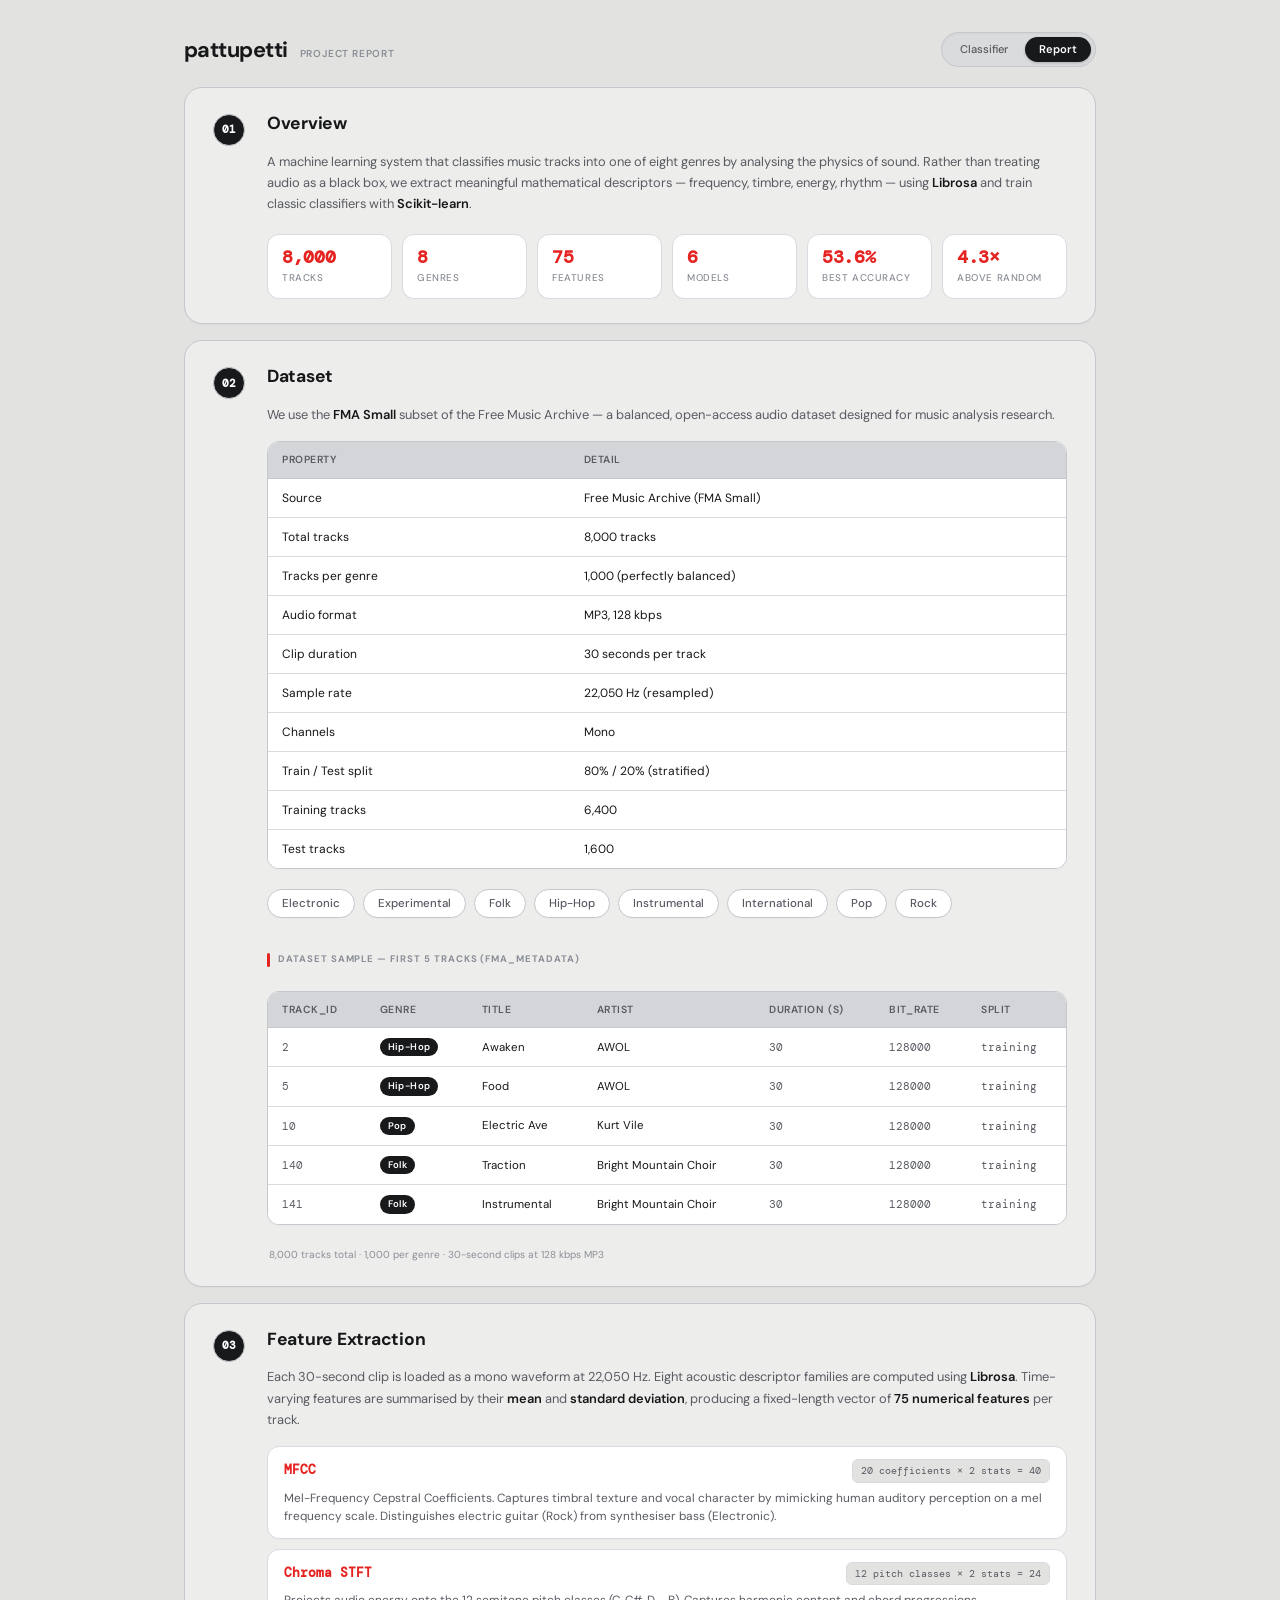
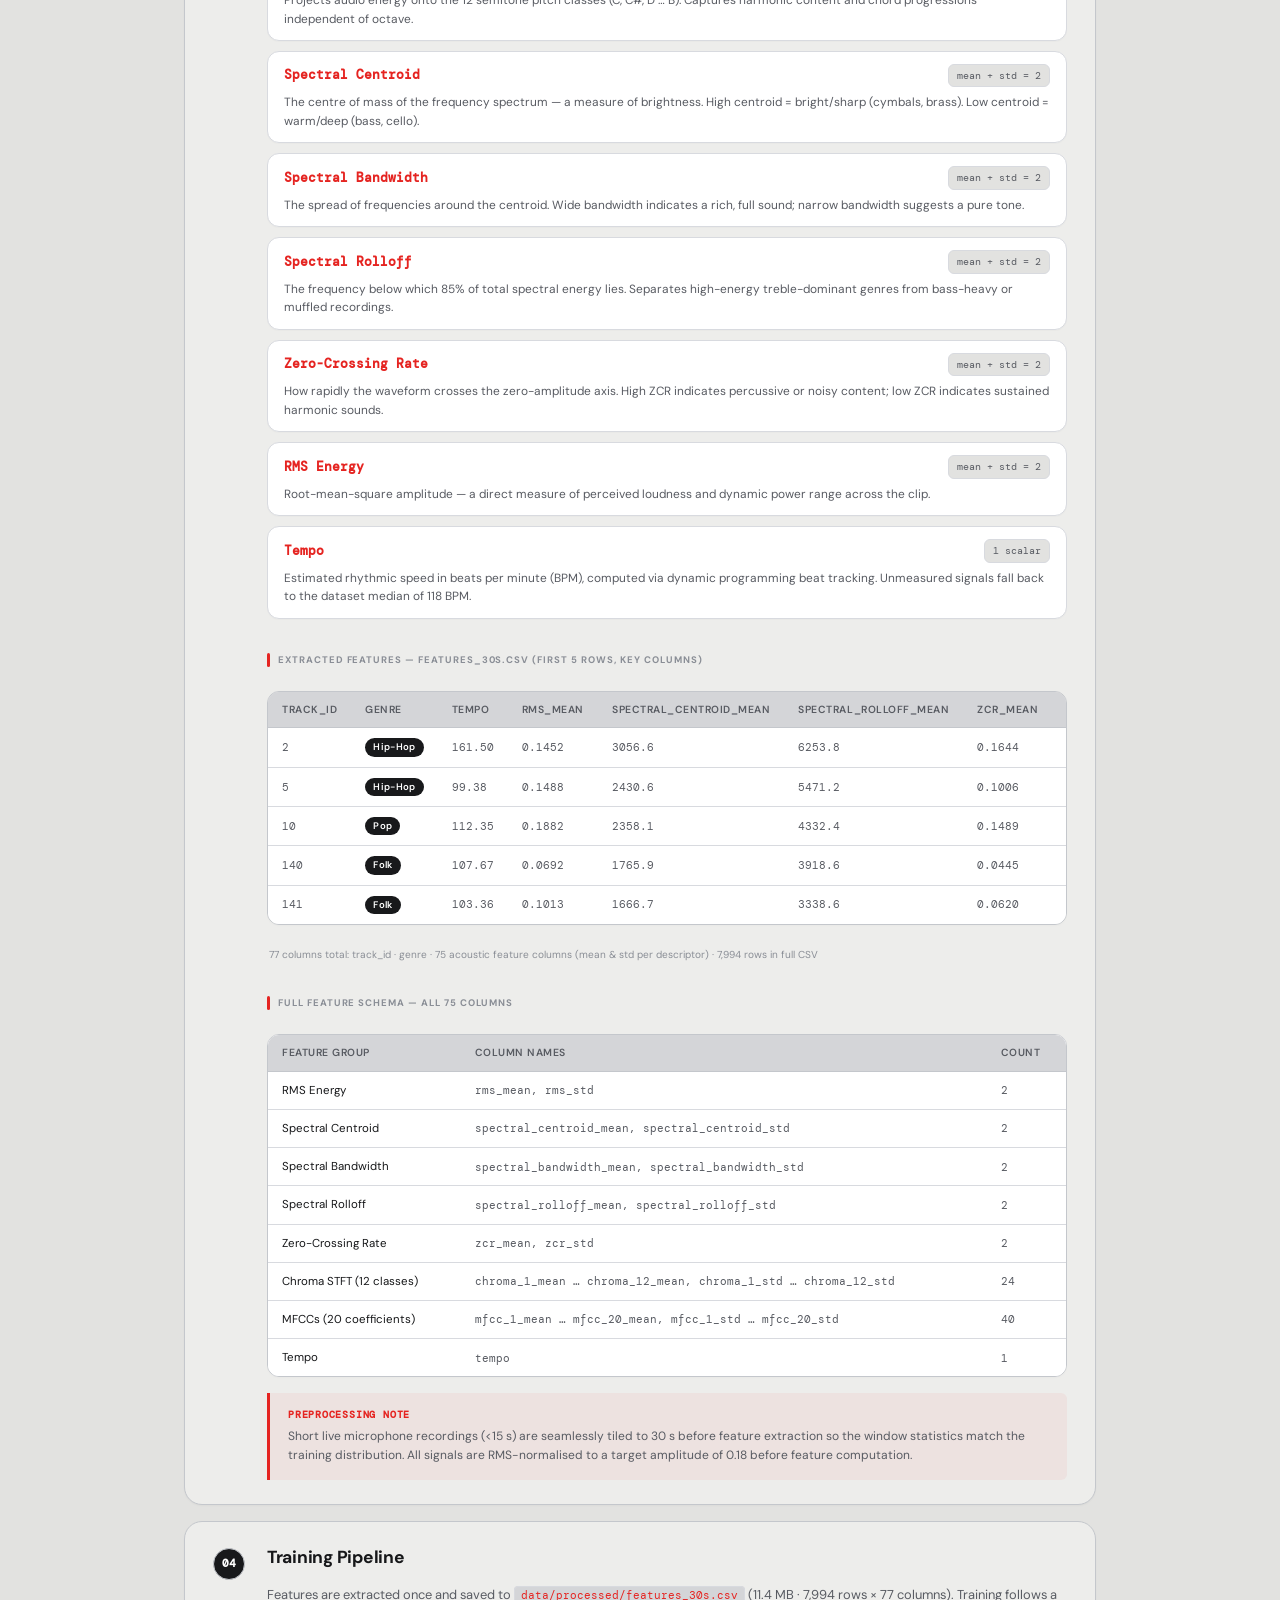
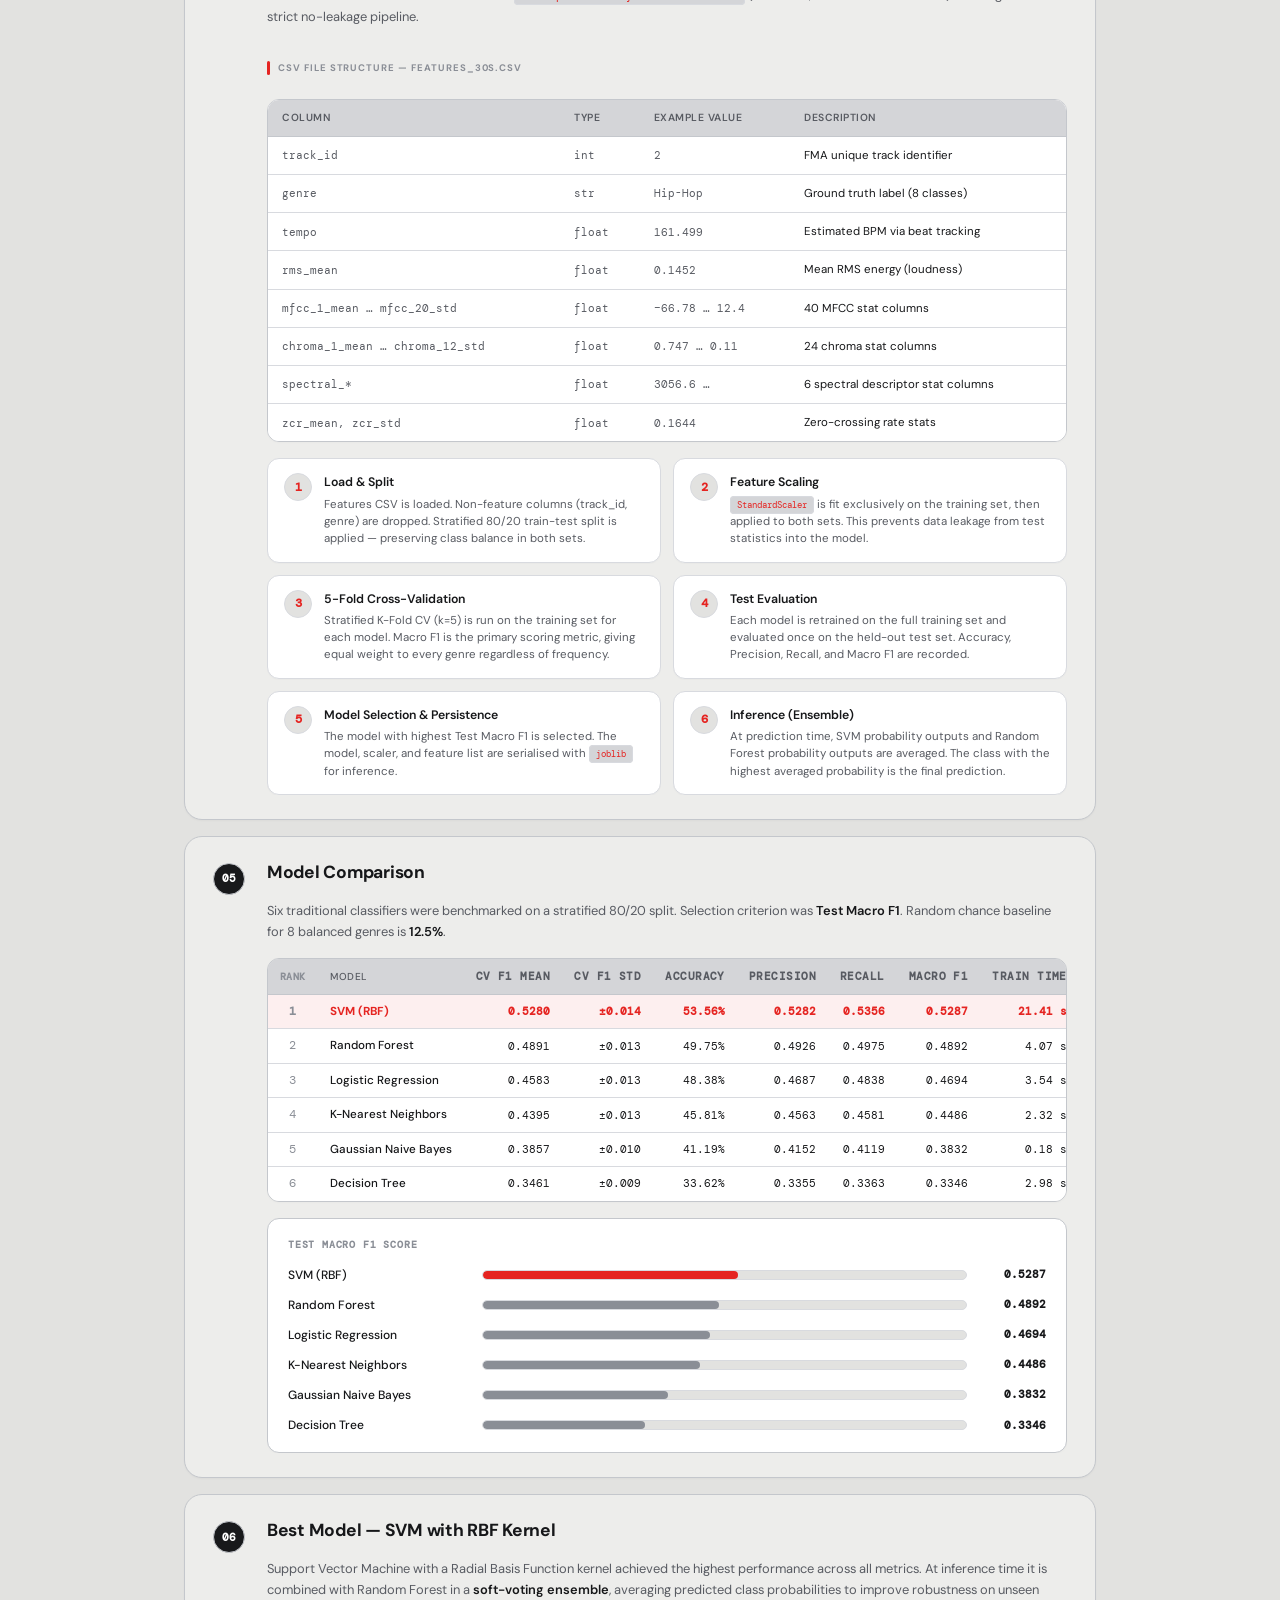
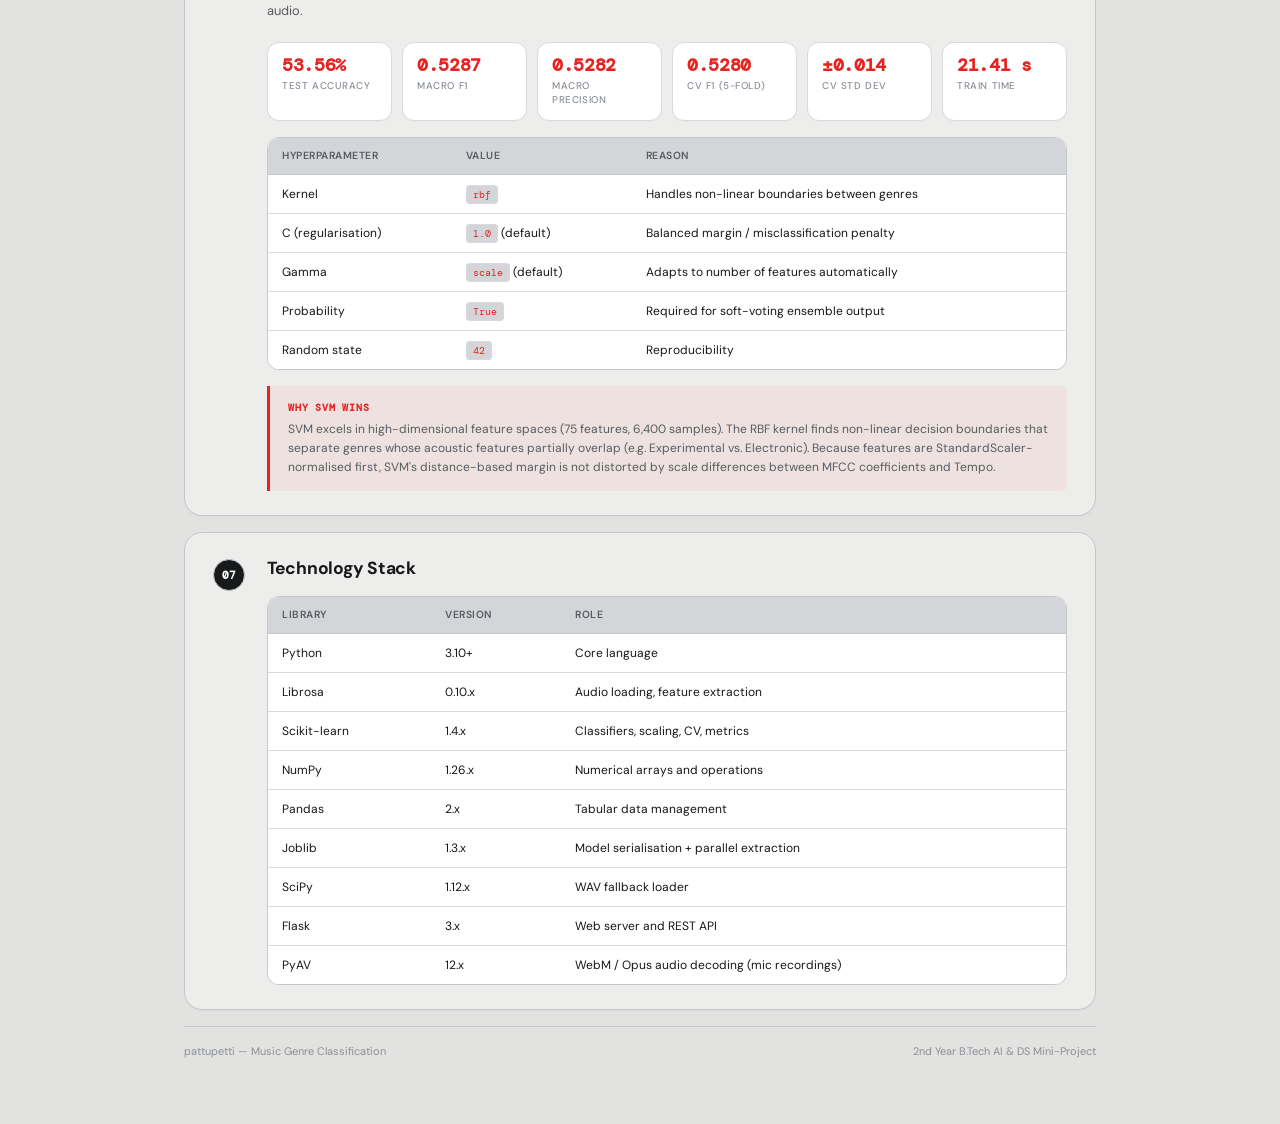
<file: templates/docs.html>
<!DOCTYPE html>
<html lang="en">
<head>
    <meta charset="UTF-8">
    <meta name="viewport" content="width=device-width, initial-scale=1.0">
    <title>pattupetti — Project Report</title>
    <link rel="preconnect" href="https://fonts.googleapis.com">
    <link rel="preconnect" href="https://fonts.gstatic.com" crossorigin>
    <link href="https://fonts.googleapis.com/css2?family=DM+Sans:ital,opsz,wght@0,9..40,300;0,9..40,400;0,9..40,500;0,9..40,700;1,9..40,300&family=DM+Mono:wght@400;500&display=swap" rel="stylesheet">
    <link rel="stylesheet" href="/static/style.css?v=11">
    <link rel="stylesheet" href="/static/docs.css?v=5">
</head>
<body>
    <div class="app">

        <!-- Header -->
        <header class="app-header">
            <div class="header-left">
                <h1 class="app-title">pattupetti</h1>
                <span class="app-subtitle">Project Report</span>
            </div>
            <nav class="page-nav">
                <a href="/" class="nav-link">Classifier</a>
                <a href="/docs" class="nav-link active">Report</a>
            </nav>
        </header>

        <!-- Section 1: Project Overview -->
        <section class="doc-section">
            <div class="section-index">01</div>
            <div class="section-body">
                <div class="section-title">Overview</div>
                <p class="section-prose">
                    A machine learning system that classifies music tracks into one of eight genres by analysing the physics of sound.
                    Rather than treating audio as a black box, we extract meaningful mathematical descriptors — frequency, timbre, energy, rhythm —
                    using <strong>Librosa</strong> and train classic classifiers with <strong>Scikit-learn</strong>.
                </p>
                <div class="stat-row">
                    <div class="stat-item">
                        <div class="stat-value">8,000</div>
                        <div class="stat-label">Tracks</div>
                    </div>
                    <div class="stat-item">
                        <div class="stat-value">8</div>
                        <div class="stat-label">Genres</div>
                    </div>
                    <div class="stat-item">
                        <div class="stat-value">75</div>
                        <div class="stat-label">Features</div>
                    </div>
                    <div class="stat-item">
                        <div class="stat-value">6</div>
                        <div class="stat-label">Models</div>
                    </div>
                    <div class="stat-item">
                        <div class="stat-value">53.6%</div>
                        <div class="stat-label">Best Accuracy</div>
                    </div>
                    <div class="stat-item">
                        <div class="stat-value">4.3×</div>
                        <div class="stat-label">Above Random</div>
                    </div>
                </div>
            </div>
        </section>

        <!-- Section 2: Dataset -->
        <section class="doc-section">
            <div class="section-index">02</div>
            <div class="section-body">
                <div class="section-title">Dataset</div>
                <p class="section-prose">
                    We use the <strong>FMA Small</strong> subset of the Free Music Archive — a balanced, open-access audio dataset
                    designed for music analysis research.
                </p>
                <div class="table-container">
                    <table class="doc-table">
                        <thead>
                            <tr>
                                <th>Property</th>
                                <th>Detail</th>
                            </tr>
                        </thead>
                        <tbody>
                            <tr><td>Source</td><td>Free Music Archive (FMA Small)</td></tr>
                            <tr><td>Total tracks</td><td>8,000 tracks</td></tr>
                            <tr><td>Tracks per genre</td><td>1,000 (perfectly balanced)</td></tr>
                            <tr><td>Audio format</td><td>MP3, 128 kbps</td></tr>
                            <tr><td>Clip duration</td><td>30 seconds per track</td></tr>
                            <tr><td>Sample rate</td><td>22,050 Hz (resampled)</td></tr>
                            <tr><td>Channels</td><td>Mono</td></tr>
                            <tr><td>Train / Test split</td><td>80% / 20% (stratified)</td></tr>
                            <tr><td>Training tracks</td><td>6,400</td></tr>
                            <tr><td>Test tracks</td><td>1,600</td></tr>
                        </tbody>
                    </table>
                </div>

                <div class="genre-grid">
                    <div class="genre-chip">Electronic</div>
                    <div class="genre-chip">Experimental</div>
                    <div class="genre-chip">Folk</div>
                    <div class="genre-chip">Hip-Hop</div>
                    <div class="genre-chip">Instrumental</div>
                    <div class="genre-chip">International</div>
                    <div class="genre-chip">Pop</div>
                    <div class="genre-chip">Rock</div>
                </div>

                <!-- Dataset sample rows -->
                <div class="preview-label">DATASET SAMPLE — First 5 Tracks (fma_metadata)</div>
                <div class="table-container">
                    <table class="doc-table preview-table">
                        <thead>
                            <tr>
                                <th>track_id</th>
                                <th>genre</th>
                                <th>title</th>
                                <th>artist</th>
                                <th>duration (s)</th>
                                <th>bit_rate</th>
                                <th>split</th>
                            </tr>
                        </thead>
                        <tbody>
                            <tr><td class="mono">2</td><td><span class="genre-badge">Hip-Hop</span></td><td>Awaken</td><td>AWOL</td><td class="mono">30</td><td class="mono">128000</td><td class="mono">training</td></tr>
                            <tr><td class="mono">5</td><td><span class="genre-badge">Hip-Hop</span></td><td>Food</td><td>AWOL</td><td class="mono">30</td><td class="mono">128000</td><td class="mono">training</td></tr>
                            <tr><td class="mono">10</td><td><span class="genre-badge">Pop</span></td><td>Electric Ave</td><td>Kurt Vile</td><td class="mono">30</td><td class="mono">128000</td><td class="mono">training</td></tr>
                            <tr><td class="mono">140</td><td><span class="genre-badge">Folk</span></td><td>Traction</td><td>Bright Mountain Choir</td><td class="mono">30</td><td class="mono">128000</td><td class="mono">training</td></tr>
                            <tr><td class="mono">141</td><td><span class="genre-badge">Folk</span></td><td>Instrumental</td><td>Bright Mountain Choir</td><td class="mono">30</td><td class="mono">128000</td><td class="mono">training</td></tr>
                        </tbody>
                    </table>
                </div>
                <div class="preview-note">8,000 tracks total · 1,000 per genre · 30-second clips at 128 kbps MP3</div>
            </div>
        </section>

        <!-- Section 3: Feature Extraction -->
        <section class="doc-section">
            <div class="section-index">03</div>
            <div class="section-body">
                <div class="section-title">Feature Extraction</div>
                <p class="section-prose">
                    Each 30-second clip is loaded as a mono waveform at 22,050 Hz. Eight acoustic descriptor families are computed
                    using <strong>Librosa</strong>. Time-varying features are summarised by their <strong>mean</strong> and
                    <strong>standard deviation</strong>, producing a fixed-length vector of <strong>75 numerical features</strong> per track.
                </p>

                <div class="feature-list">
                    <div class="feature-row">
                        <div class="feature-name">
                            <span class="feature-mono">MFCC</span>
                            <span class="feature-dim">20 coefficients × 2 stats = 40</span>
                        </div>
                        <div class="feature-desc">
                            Mel-Frequency Cepstral Coefficients. Captures timbral texture and vocal character by mimicking human auditory perception on a mel frequency scale. Distinguishes electric guitar (Rock) from synthesiser bass (Electronic).
                        </div>
                    </div>
                    <div class="feature-row">
                        <div class="feature-name">
                            <span class="feature-mono">Chroma STFT</span>
                            <span class="feature-dim">12 pitch classes × 2 stats = 24</span>
                        </div>
                        <div class="feature-desc">
                            Projects audio energy onto the 12 semitone pitch classes (C, C#, D … B). Captures harmonic content and chord progressions independent of octave.
                        </div>
                    </div>
                    <div class="feature-row">
                        <div class="feature-name">
                            <span class="feature-mono">Spectral Centroid</span>
                            <span class="feature-dim">mean + std = 2</span>
                        </div>
                        <div class="feature-desc">
                            The centre of mass of the frequency spectrum — a measure of brightness. High centroid = bright/sharp (cymbals, brass). Low centroid = warm/deep (bass, cello).
                        </div>
                    </div>
                    <div class="feature-row">
                        <div class="feature-name">
                            <span class="feature-mono">Spectral Bandwidth</span>
                            <span class="feature-dim">mean + std = 2</span>
                        </div>
                        <div class="feature-desc">
                            The spread of frequencies around the centroid. Wide bandwidth indicates a rich, full sound; narrow bandwidth suggests a pure tone.
                        </div>
                    </div>
                    <div class="feature-row">
                        <div class="feature-name">
                            <span class="feature-mono">Spectral Rolloff</span>
                            <span class="feature-dim">mean + std = 2</span>
                        </div>
                        <div class="feature-desc">
                            The frequency below which 85% of total spectral energy lies. Separates high-energy treble-dominant genres from bass-heavy or muffled recordings.
                        </div>
                    </div>
                    <div class="feature-row">
                        <div class="feature-name">
                            <span class="feature-mono">Zero-Crossing Rate</span>
                            <span class="feature-dim">mean + std = 2</span>
                        </div>
                        <div class="feature-desc">
                            How rapidly the waveform crosses the zero-amplitude axis. High ZCR indicates percussive or noisy content; low ZCR indicates sustained harmonic sounds.
                        </div>
                    </div>
                    <div class="feature-row">
                        <div class="feature-name">
                            <span class="feature-mono">RMS Energy</span>
                            <span class="feature-dim">mean + std = 2</span>
                        </div>
                        <div class="feature-desc">
                            Root-mean-square amplitude — a direct measure of perceived loudness and dynamic power range across the clip.
                        </div>
                    </div>
                    <div class="feature-row">
                        <div class="feature-name">
                            <span class="feature-mono">Tempo</span>
                            <span class="feature-dim">1 scalar</span>
                        </div>
                        <div class="feature-desc">
                            Estimated rhythmic speed in beats per minute (BPM), computed via dynamic programming beat tracking. Unmeasured signals fall back to the dataset median of 118 BPM.
                        </div>
                    </div>
                </div>

                <!-- Extracted features CSV preview -->
                <div class="preview-label">EXTRACTED FEATURES — features_30s.csv (First 5 Rows, Key Columns)</div>
                <div class="table-container">
                    <table class="doc-table preview-table">
                        <thead>
                            <tr>
                                <th>track_id</th>
                                <th>genre</th>
                                <th>tempo</th>
                                <th>rms_mean</th>
                                <th>spectral_centroid_mean</th>
                                <th>spectral_rolloff_mean</th>
                                <th>zcr_mean</th>
                                <th>mfcc_1_mean</th>
                                <th>mfcc_2_mean</th>
                                <th>chroma_1_mean</th>
                            </tr>
                        </thead>
                        <tbody>
                            <tr><td class="mono">2</td><td><span class="genre-badge">Hip-Hop</span></td><td class="mono">161.50</td><td class="mono">0.1452</td><td class="mono">3056.6</td><td class="mono">6253.8</td><td class="mono">0.1644</td><td class="mono">−66.78</td><td class="mono">64.26</td><td class="mono">0.7470</td></tr>
                            <tr><td class="mono">5</td><td><span class="genre-badge">Hip-Hop</span></td><td class="mono">99.38</td><td class="mono">0.1488</td><td class="mono">2430.6</td><td class="mono">5471.2</td><td class="mono">0.1006</td><td class="mono">−105.96</td><td class="mono">86.37</td><td class="mono">0.4089</td></tr>
                            <tr><td class="mono">10</td><td><span class="genre-badge">Pop</span></td><td class="mono">112.35</td><td class="mono">0.1882</td><td class="mono">2358.1</td><td class="mono">4332.4</td><td class="mono">0.1489</td><td class="mono">−16.81</td><td class="mono">93.61</td><td class="mono">0.2837</td></tr>
                            <tr><td class="mono">140</td><td><span class="genre-badge">Folk</span></td><td class="mono">107.67</td><td class="mono">0.0692</td><td class="mono">1765.9</td><td class="mono">3918.6</td><td class="mono">0.0445</td><td class="mono">−278.15</td><td class="mono">100.81</td><td class="mono">0.2428</td></tr>
                            <tr><td class="mono">141</td><td><span class="genre-badge">Folk</span></td><td class="mono">103.36</td><td class="mono">0.1013</td><td class="mono">1666.7</td><td class="mono">3338.6</td><td class="mono">0.0620</td><td class="mono">−208.31</td><td class="mono">116.05</td><td class="mono">0.1641</td></tr>
                        </tbody>
                    </table>
                </div>
                <div class="preview-note">77 columns total: track_id · genre · 75 acoustic feature columns (mean &amp; std per descriptor) · 7,994 rows in full CSV</div>

                <!-- Full feature column schema -->
                <div class="preview-label" style="margin-top:18px">FULL FEATURE SCHEMA — All 75 Columns</div>
                <div class="table-container">
                    <table class="doc-table preview-table">
                        <thead>
                            <tr><th>Feature Group</th><th>Column Names</th><th>Count</th></tr>
                        </thead>
                        <tbody>
                            <tr><td>RMS Energy</td><td class="mono">rms_mean, rms_std</td><td class="mono">2</td></tr>
                            <tr><td>Spectral Centroid</td><td class="mono">spectral_centroid_mean, spectral_centroid_std</td><td class="mono">2</td></tr>
                            <tr><td>Spectral Bandwidth</td><td class="mono">spectral_bandwidth_mean, spectral_bandwidth_std</td><td class="mono">2</td></tr>
                            <tr><td>Spectral Rolloff</td><td class="mono">spectral_rolloff_mean, spectral_rolloff_std</td><td class="mono">2</td></tr>
                            <tr><td>Zero-Crossing Rate</td><td class="mono">zcr_mean, zcr_std</td><td class="mono">2</td></tr>
                            <tr><td>Chroma STFT (12 classes)</td><td class="mono">chroma_1_mean … chroma_12_mean, chroma_1_std … chroma_12_std</td><td class="mono">24</td></tr>
                            <tr><td>MFCCs (20 coefficients)</td><td class="mono">mfcc_1_mean … mfcc_20_mean, mfcc_1_std … mfcc_20_std</td><td class="mono">40</td></tr>
                            <tr><td>Tempo</td><td class="mono">tempo</td><td class="mono">1</td></tr>
                        </tbody>
                    </table>
                </div>

                <div class="info-box">
                    <div class="info-box-label">PREPROCESSING NOTE</div>
                    Short live microphone recordings (&lt;15 s) are seamlessly tiled to 30 s before feature extraction so the window statistics match the training distribution. All signals are RMS-normalised to a target amplitude of 0.18 before feature computation.
                </div>
            </div>
        </section>

        <!-- Section 4: Training Pipeline -->
        <section class="doc-section">
            <div class="section-index">04</div>
            <div class="section-body">
                <div class="section-title">Training Pipeline</div>
                <p class="section-prose">
                    Features are extracted once and saved to <code class="inline-code">data/processed/features_30s.csv</code> (11.4 MB · 7,994 rows × 77 columns).
                    Training follows a strict no-leakage pipeline.
                </p>

                <!-- CSV file structure preview -->
                <div class="preview-label">CSV FILE STRUCTURE — features_30s.csv</div>
                <div class="table-container">
                    <table class="doc-table preview-table">
                        <thead>
                            <tr><th>Column</th><th>Type</th><th>Example Value</th><th>Description</th></tr>
                        </thead>
                        <tbody>
                            <tr><td class="mono">track_id</td><td class="mono">int</td><td class="mono">2</td><td>FMA unique track identifier</td></tr>
                            <tr><td class="mono">genre</td><td class="mono">str</td><td class="mono">Hip-Hop</td><td>Ground truth label (8 classes)</td></tr>
                            <tr><td class="mono">tempo</td><td class="mono">float</td><td class="mono">161.499</td><td>Estimated BPM via beat tracking</td></tr>
                            <tr><td class="mono">rms_mean</td><td class="mono">float</td><td class="mono">0.1452</td><td>Mean RMS energy (loudness)</td></tr>
                            <tr><td class="mono">mfcc_1_mean … mfcc_20_std</td><td class="mono">float</td><td class="mono">−66.78 … 12.4</td><td>40 MFCC stat columns</td></tr>
                            <tr><td class="mono">chroma_1_mean … chroma_12_std</td><td class="mono">float</td><td class="mono">0.747 … 0.11</td><td>24 chroma stat columns</td></tr>
                            <tr><td class="mono">spectral_*</td><td class="mono">float</td><td class="mono">3056.6 …</td><td>6 spectral descriptor stat columns</td></tr>
                            <tr><td class="mono">zcr_mean, zcr_std</td><td class="mono">float</td><td class="mono">0.1644</td><td>Zero-crossing rate stats</td></tr>
                        </tbody>
                    </table>
                </div>

                <div class="pipeline-steps">
                    <div class="pipeline-step">
                        <div class="step-num">1</div>
                        <div class="step-content">
                            <div class="step-title">Load & Split</div>
                            <div class="step-desc">Features CSV is loaded. Non-feature columns (track_id, genre) are dropped. Stratified 80/20 train-test split is applied — preserving class balance in both sets.</div>
                        </div>
                    </div>
                    <div class="pipeline-step">
                        <div class="step-num">2</div>
                        <div class="step-content">
                            <div class="step-title">Feature Scaling</div>
                            <div class="step-desc"><code class="inline-code">StandardScaler</code> is fit exclusively on the training set, then applied to both sets. This prevents data leakage from test statistics into the model.</div>
                        </div>
                    </div>
                    <div class="pipeline-step">
                        <div class="step-num">3</div>
                        <div class="step-content">
                            <div class="step-title">5-Fold Cross-Validation</div>
                            <div class="step-desc">Stratified K-Fold CV (k=5) is run on the training set for each model. Macro F1 is the primary scoring metric, giving equal weight to every genre regardless of frequency.</div>
                        </div>
                    </div>
                    <div class="pipeline-step">
                        <div class="step-num">4</div>
                        <div class="step-content">
                            <div class="step-title">Test Evaluation</div>
                            <div class="step-desc">Each model is retrained on the full training set and evaluated once on the held-out test set. Accuracy, Precision, Recall, and Macro F1 are recorded.</div>
                        </div>
                    </div>
                    <div class="pipeline-step">
                        <div class="step-num">5</div>
                        <div class="step-content">
                            <div class="step-title">Model Selection & Persistence</div>
                            <div class="step-desc">The model with highest Test Macro F1 is selected. The model, scaler, and feature list are serialised with <code class="inline-code">joblib</code> for inference.</div>
                        </div>
                    </div>
                    <div class="pipeline-step">
                        <div class="step-num">6</div>
                        <div class="step-content">
                            <div class="step-title">Inference (Ensemble)</div>
                            <div class="step-desc">At prediction time, SVM probability outputs and Random Forest probability outputs are averaged. The class with the highest averaged probability is the final prediction.</div>
                        </div>
                    </div>
                </div>
            </div>
        </section>

        <!-- Section 5: Model Comparison -->
        <section class="doc-section">
            <div class="section-index">05</div>
            <div class="section-body">
                <div class="section-title">Model Comparison</div>
                <p class="section-prose">
                    Six traditional classifiers were benchmarked on a stratified 80/20 split.
                    Selection criterion was <strong>Test Macro F1</strong>.
                    Random chance baseline for 8 balanced genres is <strong>12.5%</strong>.
                </p>

                <div class="table-container">
                    <table class="doc-table comparison-table">
                        <thead>
                            <tr>
                                <th>Rank</th>
                                <th>Model</th>
                                <th>CV F1 Mean</th>
                                <th>CV F1 Std</th>
                                <th>Accuracy</th>
                                <th>Precision</th>
                                <th>Recall</th>
                                <th>Macro F1</th>
                                <th>Train Time</th>
                            </tr>
                        </thead>
                        <tbody>
                            <tr class="best-row">
                                <td>1</td>
                                <td><strong>SVM (RBF)</strong></td>
                                <td>0.5280</td>
                                <td>±0.014</td>
                                <td>53.56%</td>
                                <td>0.5282</td>
                                <td>0.5356</td>
                                <td><strong>0.5287</strong></td>
                                <td>21.41 s</td>
                            </tr>
                            <tr>
                                <td>2</td>
                                <td>Random Forest</td>
                                <td>0.4891</td>
                                <td>±0.013</td>
                                <td>49.75%</td>
                                <td>0.4926</td>
                                <td>0.4975</td>
                                <td>0.4892</td>
                                <td>4.07 s</td>
                            </tr>
                            <tr>
                                <td>3</td>
                                <td>Logistic Regression</td>
                                <td>0.4583</td>
                                <td>±0.013</td>
                                <td>48.38%</td>
                                <td>0.4687</td>
                                <td>0.4838</td>
                                <td>0.4694</td>
                                <td>3.54 s</td>
                            </tr>
                            <tr>
                                <td>4</td>
                                <td>K-Nearest Neighbors</td>
                                <td>0.4395</td>
                                <td>±0.013</td>
                                <td>45.81%</td>
                                <td>0.4563</td>
                                <td>0.4581</td>
                                <td>0.4486</td>
                                <td>2.32 s</td>
                            </tr>
                            <tr>
                                <td>5</td>
                                <td>Gaussian Naive Bayes</td>
                                <td>0.3857</td>
                                <td>±0.010</td>
                                <td>41.19%</td>
                                <td>0.4152</td>
                                <td>0.4119</td>
                                <td>0.3832</td>
                                <td>0.18 s</td>
                            </tr>
                            <tr>
                                <td>6</td>
                                <td>Decision Tree</td>
                                <td>0.3461</td>
                                <td>±0.009</td>
                                <td>33.62%</td>
                                <td>0.3355</td>
                                <td>0.3363</td>
                                <td>0.3346</td>
                                <td>2.98 s</td>
                            </tr>
                        </tbody>
                    </table>
                </div>

                <!-- Visual bar comparison -->
                <div class="bar-comparison">
                    <div class="bar-chart-label">TEST MACRO F1 SCORE</div>
                    <div class="bar-rows">
                        <div class="bar-entry">
                            <div class="bar-entry-name">SVM (RBF)</div>
                            <div class="bar-track"><div class="bar-fill best" style="width: 52.87%"></div></div>
                            <div class="bar-entry-val">0.5287</div>
                        </div>
                        <div class="bar-entry">
                            <div class="bar-entry-name">Random Forest</div>
                            <div class="bar-track"><div class="bar-fill" style="width: 48.92%"></div></div>
                            <div class="bar-entry-val">0.4892</div>
                        </div>
                        <div class="bar-entry">
                            <div class="bar-entry-name">Logistic Regression</div>
                            <div class="bar-track"><div class="bar-fill" style="width: 46.94%"></div></div>
                            <div class="bar-entry-val">0.4694</div>
                        </div>
                        <div class="bar-entry">
                            <div class="bar-entry-name">K-Nearest Neighbors</div>
                            <div class="bar-track"><div class="bar-fill" style="width: 44.86%"></div></div>
                            <div class="bar-entry-val">0.4486</div>
                        </div>
                        <div class="bar-entry">
                            <div class="bar-entry-name">Gaussian Naive Bayes</div>
                            <div class="bar-track"><div class="bar-fill" style="width: 38.32%"></div></div>
                            <div class="bar-entry-val">0.3832</div>
                        </div>
                        <div class="bar-entry">
                            <div class="bar-entry-name">Decision Tree</div>
                            <div class="bar-track"><div class="bar-fill" style="width: 33.46%"></div></div>
                            <div class="bar-entry-val">0.3346</div>
                        </div>
                    </div>
                </div>
            </div>
        </section>

        <!-- Section 6: Best Model -->
        <section class="doc-section">
            <div class="section-index">06</div>
            <div class="section-body">
                <div class="section-title">Best Model — SVM with RBF Kernel</div>
                <p class="section-prose">
                    Support Vector Machine with a Radial Basis Function kernel achieved the highest performance across all metrics.
                    At inference time it is combined with Random Forest in a <strong>soft-voting ensemble</strong>, averaging predicted
                    class probabilities to improve robustness on unseen audio.
                </p>

                <div class="stat-row">
                    <div class="stat-item">
                        <div class="stat-value">53.56%</div>
                        <div class="stat-label">Test Accuracy</div>
                    </div>
                    <div class="stat-item">
                        <div class="stat-value">0.5287</div>
                        <div class="stat-label">Macro F1</div>
                    </div>
                    <div class="stat-item">
                        <div class="stat-value">0.5282</div>
                        <div class="stat-label">Macro Precision</div>
                    </div>
                    <div class="stat-item">
                        <div class="stat-value">0.5280</div>
                        <div class="stat-label">CV F1 (5-Fold)</div>
                    </div>
                    <div class="stat-item">
                        <div class="stat-value">±0.014</div>
                        <div class="stat-label">CV Std Dev</div>
                    </div>
                    <div class="stat-item">
                        <div class="stat-value">21.41 s</div>
                        <div class="stat-label">Train Time</div>
                    </div>
                </div>

                <div class="table-container">
                    <table class="doc-table">
                        <thead>
                            <tr>
                                <th>Hyperparameter</th>
                                <th>Value</th>
                                <th>Reason</th>
                            </tr>
                        </thead>
                        <tbody>
                            <tr><td>Kernel</td><td><code class="inline-code">rbf</code></td><td>Handles non-linear boundaries between genres</td></tr>
                            <tr><td>C (regularisation)</td><td><code class="inline-code">1.0</code> (default)</td><td>Balanced margin / misclassification penalty</td></tr>
                            <tr><td>Gamma</td><td><code class="inline-code">scale</code> (default)</td><td>Adapts to number of features automatically</td></tr>
                            <tr><td>Probability</td><td><code class="inline-code">True</code></td><td>Required for soft-voting ensemble output</td></tr>
                            <tr><td>Random state</td><td><code class="inline-code">42</code></td><td>Reproducibility</td></tr>
                        </tbody>
                    </table>
                </div>

                <div class="info-box">
                    <div class="info-box-label">WHY SVM WINS</div>
                    SVM excels in high-dimensional feature spaces (75 features, 6,400 samples). The RBF kernel finds non-linear decision
                    boundaries that separate genres whose acoustic features partially overlap (e.g. Experimental vs. Electronic).
                    Because features are StandardScaler-normalised first, SVM's distance-based margin is not distorted by scale differences between MFCC coefficients and Tempo.
                </div>
            </div>
        </section>

        <!-- Section 7: Tech Stack -->
        <section class="doc-section">
            <div class="section-index">07</div>
            <div class="section-body">
                <div class="section-title">Technology Stack</div>
                <div class="table-container">
                    <table class="doc-table">
                        <thead>
                            <tr><th>Library</th><th>Version</th><th>Role</th></tr>
                        </thead>
                        <tbody>
                            <tr><td>Python</td><td>3.10+</td><td>Core language</td></tr>
                            <tr><td>Librosa</td><td>0.10.x</td><td>Audio loading, feature extraction</td></tr>
                            <tr><td>Scikit-learn</td><td>1.4.x</td><td>Classifiers, scaling, CV, metrics</td></tr>
                            <tr><td>NumPy</td><td>1.26.x</td><td>Numerical arrays and operations</td></tr>
                            <tr><td>Pandas</td><td>2.x</td><td>Tabular data management</td></tr>
                            <tr><td>Joblib</td><td>1.3.x</td><td>Model serialisation + parallel extraction</td></tr>
                            <tr><td>SciPy</td><td>1.12.x</td><td>WAV fallback loader</td></tr>
                            <tr><td>Flask</td><td>3.x</td><td>Web server and REST API</td></tr>
                            <tr><td>PyAV</td><td>12.x</td><td>WebM / Opus audio decoding (mic recordings)</td></tr>
                        </tbody>
                    </table>
                </div>
            </div>
        </section>

        <!-- Footer -->
        <footer class="doc-footer">
            <span>pattupetti — Music Genre Classification</span>
            <span>2nd Year B.Tech AI & DS Mini-Project</span>
        </footer>

    </div>
</body>
</html>
</file>
<file: static/style.css>
/* ─────────────────────────────────────────────────────────
   pattupetti — Minimal Industrial Audio Recorder Aesthetic
   Palette: Concrete grey, matte charcoal hardware, signal vermilion red
   ───────────────────────────────────────────────────────── */

@import url('https://fonts.googleapis.com/css2?family=DM+Sans:ital,opsz,wght@0,9..40,300;0,9..40,400;0,9..40,500;0,9..40,700;1,9..40,300&family=DM+Mono:wght@400;500;600&display=swap');

/* ── Reset ── */
*, *::before, *::after {
    box-sizing: border-box;
    margin: 0;
    padding: 0;
}

/* ── Design Tokens ── */
:root {
    --bg:             #e2e2e0;
    --bg-alt:         #d4d5d8;
    --surface:        #ededeb;
    --surface-sunken: #dadbdc;
    --border:         #c4c7cc;
    --border-light:   #d8dadf;
    --text-primary:   #161719;
    --text-secondary: #585b62;
    --text-muted:     #8a8e96;
    --accent:         #e52421;        /* Iconic Signal Vermilion Red */
    --accent-hover:   #cf1e1b;
    --accent-soft:    #e52421;
    --dark-chip:      #18191b;        /* Matte Black Hardware Badge */
    --dark-chip-text: #f0f2f5;
    --mono:           'DM Mono', monospace;
    --sans:           'DM Sans', sans-serif;
    --radius-sm:      6px;
    --radius-md:      12px;
    --radius-lg:      18px;
}

/* ── Base ── */
html, body {
    height: 100%;
    background: var(--bg);
    color: var(--text-primary);
    font-family: var(--sans);
    font-size: 14px;
    line-height: 1.5;
    -webkit-font-smoothing: antialiased;
}

/* ── App Shell ── */
.app {
    max-width: 960px;
    margin: 0 auto;
    padding: 32px 24px 64px;
    display: flex;
    flex-direction: column;
    gap: 16px;
}

/* ─────────────────────────────────────────────────────────
   Header
   ───────────────────────────────────────────────────────── */
.app-header {
    display: flex;
    align-items: center;
    justify-content: space-between;
    padding-bottom: 4px;
    gap: 12px;
}

.header-left {
    display: flex;
    flex-direction: column;
    align-items: flex-start;
    gap: 2px;
    min-width: 0;
}

.app-title {
    font-size: 1.55rem;
    font-weight: 700;
    letter-spacing: -0.025em;
    line-height: 1.1;
    color: var(--text-primary);
}

.app-subtitle {
    font-size: 0.68rem;
    font-weight: 600;
    color: var(--text-muted);
    letter-spacing: 0.08em;
    text-transform: uppercase;
    white-space: nowrap;
    line-height: 1.2;
}

@media (min-width: 680px) {
    .header-left {
        flex-direction: row;
        align-items: baseline;
        gap: 12px;
    }
    .app-subtitle {
        font-size: 0.72rem;
    }
}

.page-nav {
    display: inline-flex;
    align-items: center;
    background: var(--surface-sunken);
    border: 1px solid var(--border);
    border-radius: 999px;
    padding: 4px;
    gap: 3px;
    flex-shrink: 0;
    box-shadow: inset 0 1px 2px rgba(0, 0, 0, 0.04);
}

.nav-link {
    display: inline-flex;
    align-items: center;
    justify-content: center;
    padding: 6px 14px;
    font-size: 0.8rem;
    font-weight: 500;
    color: var(--text-secondary);
    text-decoration: none;
    border-radius: 999px;
    transition: all 0.18s ease;
    white-space: nowrap;
    line-height: 1.15;
}

.nav-link:hover {
    color: var(--text-primary);
}

.nav-link.active {
    background: var(--dark-chip);
    color: #ffffff;
    font-weight: 600;
    box-shadow: 0 1px 3px rgba(0, 0, 0, 0.2);
}

/* ─────────────────────────────────────────────────────────
   Waveform Player Card
   ───────────────────────────────────────────────────────── */
.player-card {
    background: var(--surface);
    border: 1px solid var(--border);
    border-radius: var(--radius-lg);
    padding: 16px 20px 14px;
    display: flex;
    flex-direction: column;
    gap: 12px;
}

.player-top {
    display: flex;
    align-items: center;
    justify-content: space-between;
}

.player-left {
    display: flex;
    align-items: center;
    gap: 12px;
}

.play-btn {
    width: 36px;
    height: 36px;
    border-radius: 50%;
    border: 1.5px solid var(--border);
    background: var(--surface);
    color: var(--text-primary);
    font-size: 0.9rem;
    cursor: pointer;
    display: flex;
    align-items: center;
    justify-content: center;
    transition: background 0.15s, border-color 0.15s, color 0.15s;
    flex-shrink: 0;
}
.play-btn:hover {
    background: var(--dark-chip);
    border-color: var(--dark-chip);
    color: #ffffff;
}

.player-meta {
    display: flex;
    flex-direction: column;
    gap: 1px;
}

.track-name {
    font-size: 0.85rem;
    font-weight: 500;
    color: var(--text-primary);
    white-space: nowrap;
    overflow: hidden;
    text-overflow: ellipsis;
    max-width: 320px;
}

.track-duration {
    font-size: 0.72rem;
    color: var(--text-muted);
    font-family: var(--mono);
}

/* Waveform canvas area */
.waveform-track {
    position: relative;
    height: 60px;
    cursor: pointer;
    border-radius: var(--radius-sm);
    overflow: hidden;
    background: var(--surface-sunken);
    border: 1px solid var(--border);
}

#waveformCanvas {
    display: block;
    width: 100%;
    height: 100%;
}

/* Scrubber needle */
.scrubber-needle {
    position: absolute;
    top: 0;
    height: 100%;
    width: 22px;
    display: flex;
    flex-direction: column;
    align-items: center;
    pointer-events: none;
    z-index: 10;
}

.needle-handle {
    width: 8px;
    height: 8px;
    border-radius: 50%;
    background: var(--accent);
    box-shadow: 0 0 0 1.5px #ffffff;
    margin-top: 3px;
    pointer-events: all;
    cursor: grab;
    flex-shrink: 0;
}
.needle-handle:active { cursor: grabbing; }

.needle-line {
    width: 2px;
    flex: 1;
    background: var(--accent);
    opacity: 0.95;
}

/* ─────────────────────────────────────────────────────────
   Main 2-column grid
   ───────────────────────────────────────────────────────── */
.main-grid {
    display: grid;
    grid-template-columns: 1fr 1fr;
    gap: 16px;
}

@media (max-width: 640px) {
    .main-grid { grid-template-columns: 1fr; }
}

/* ─────────────────────────────────────────────────────────
   Card
   ───────────────────────────────────────────────────────── */
.card {
    background: var(--surface);
    border: 1px solid var(--border);
    border-radius: var(--radius-lg);
    padding: 20px;
    display: flex;
    flex-direction: column;
    gap: 16px;
    position: relative;
    overflow: hidden;
}

.card-label {
    font-size: 0.68rem;
    font-weight: 500;
    letter-spacing: 0.14em;
    color: var(--text-muted);
    text-transform: uppercase;
}

/* ─────────────────────────────────────────────────────────
   Tabs
   ───────────────────────────────────────────────────────── */
.tab-row {
    display: flex;
    gap: 0;
    border-bottom: 1px solid var(--border-light);
    margin-bottom: -4px;
}

.tab {
    background: none;
    border: none;
    padding: 6px 12px 8px;
    font-family: var(--sans);
    font-size: 0.8rem;
    font-weight: 400;
    color: var(--text-muted);
    cursor: pointer;
    border-bottom: 2px solid transparent;
    margin-bottom: -1px;
    transition: color 0.15s, border-color 0.15s;
}
.tab:hover { color: var(--text-primary); }
.tab.active {
    color: var(--text-primary);
    font-weight: 500;
    border-bottom-color: var(--accent);
}

/* ─────────────────────────────────────────────────────────
   Tab Views
   ───────────────────────────────────────────────────────── */
.tab-view {
    display: none;
    flex-direction: column;
    gap: 12px;
}
.tab-view.active { display: flex; }

/* ─────────────────────────────────────────────────────────
   Microphone Area
   ───────────────────────────────────────────────────────── */
.mic-area {
    display: flex;
    align-items: center;
    gap: 14px;
    padding: 12px 0 4px;
}

.mic-btn {
    width: 52px;
    height: 52px;
    border-radius: 50%;
    border: 1.5px solid var(--border);
    background: var(--surface);
    cursor: pointer;
    display: flex;
    align-items: center;
    justify-content: center;
    font-size: 1rem;
    transition: background 0.15s, border-color 0.15s;
    flex-shrink: 0;
    color: var(--text-primary);
}
.mic-btn:hover {
    background: var(--bg-alt);
    border-color: var(--accent);
}
.mic-btn.recording {
    background: var(--accent);
    border-color: var(--accent);
    color: #ffffff;
    animation: pulse-ring 1.4s ease-in-out infinite;
}

@keyframes pulse-ring {
    0%, 100% { box-shadow: 0 0 0 0 rgba(229, 36, 33, 0.4); }
    50%       { box-shadow: 0 0 0 8px rgba(229, 36, 33, 0); }
}

#micEmoji {
    font-style: normal;
    font-size: 1.1rem;
}

.mic-text {
    display: flex;
    flex-direction: column;
    gap: 2px;
}

.mic-state {
    font-size: 0.88rem;
    font-weight: 500;
    color: var(--text-primary);
}

.mic-hint {
    font-size: 0.75rem;
    color: var(--text-muted);
}

/* Recording badge */
.rec-status {
    display: flex;
    align-items: center;
    gap: 8px;
    padding: 8px 12px;
    background: var(--dark-chip);
    border: 1px solid rgba(255, 255, 255, 0.08);
    border-radius: var(--radius-sm);
}

.rec-dot {
    width: 7px;
    height: 7px;
    border-radius: 50%;
    background: var(--accent);
    box-shadow: 0 0 6px var(--accent);
    animation: blink 1s step-end infinite;
}

@keyframes blink {
    0%, 100% { opacity: 1; }
    50%       { opacity: 0.2; }
}

.rec-time {
    font-family: var(--mono);
    font-size: 0.82rem;
    color: #ffffff;
    letter-spacing: 0.04em;
}

.rec-label {
    font-size: 0.72rem;
    font-weight: 600;
    color: var(--accent);
    letter-spacing: 0.08em;
    text-transform: uppercase;
}

/* ─────────────────────────────────────────────────────────
   Drop Zone
   ───────────────────────────────────────────────────────── */
.drop-area {
    border: 1.5px dashed var(--border);
    border-radius: var(--radius-md);
    padding: 28px 16px;
    display: flex;
    align-items: center;
    justify-content: center;
    cursor: pointer;
    background: var(--surface);
    transition: border-color 0.15s, background 0.15s;
}
.drop-area:hover, .drop-area.dragover {
    border-color: var(--accent);
    background: var(--bg-alt);
}

.drop-inner {
    text-align: center;
    display: flex;
    flex-direction: column;
    gap: 6px;
}

.drop-title {
    font-size: 0.88rem;
    font-weight: 500;
    color: var(--text-primary);
}

.drop-hint {
    font-size: 0.75rem;
    color: var(--text-muted);
}

.browse-link {
    color: var(--accent);
    font-weight: 500;
    text-decoration: underline;
    cursor: pointer;
}

/* ─────────────────────────────────────────────────────────
   Samples List
   ───────────────────────────────────────────────────────── */
.samples-list {
    display: flex;
    flex-direction: column;
    gap: 2px;
    max-height: 220px;
    overflow-y: auto;
}

.samples-list::-webkit-scrollbar { width: 4px; }
.samples-list::-webkit-scrollbar-track { background: transparent; }
.samples-list::-webkit-scrollbar-thumb { background: var(--border); border-radius: 4px; }

.bench-chip-item {
    display: flex;
    align-items: center;
    gap: 10px;
    padding: 9px 12px;
    border-radius: var(--radius-sm);
    cursor: pointer;
    transition: background 0.12s;
}
.bench-chip-item:hover { background: var(--bg-alt); }

.chip-emoji { font-size: 1rem; flex-shrink: 0; }

.chip-details {
    display: flex;
    flex-direction: column;
    gap: 1px;
    overflow: hidden;
}

.chip-genre-tag {
    font-size: 0.68rem;
    font-weight: 500;
    letter-spacing: 0.08em;
    text-transform: uppercase;
    color: var(--text-muted);
}

.chip-name {
    font-size: 0.82rem;
    color: var(--text-primary);
    white-space: nowrap;
    overflow: hidden;
    text-overflow: ellipsis;
}

/* ─────────────────────────────────────────────────────────
   Analyzing Overlay
   ───────────────────────────────────────────────────────── */
.analyzing-overlay {
    position: absolute;
    inset: 0;
    background: rgba(237, 237, 235, 0.94);
    display: flex;
    align-items: center;
    justify-content: center;
    border-radius: var(--radius-lg);
    z-index: 20;
    backdrop-filter: blur(2px);
}

.analyzing-text {
    font-family: var(--mono);
    font-size: 0.78rem;
    font-weight: 600;
    letter-spacing: 0.2em;
    color: var(--accent);
    animation: fade-pulse 1.2s ease-in-out infinite;
}

@keyframes fade-pulse {
    0%, 100% { opacity: 1; }
    50%       { opacity: 0.4; }
}

/* ─────────────────────────────────────────────────────────
   Genre Display (Result card)
   ───────────────────────────────────────────────────────── */
.genre-display {
    display: flex;
    flex-direction: column;
    gap: 4px;
    padding: 6px 0;
}

.genre-label-small {
    font-size: 0.68rem;
    font-weight: 500;
    letter-spacing: 0.14em;
    color: var(--text-muted);
    text-transform: uppercase;
}

.genre-value {
    font-size: 2.4rem;
    font-weight: 700;
    letter-spacing: -0.03em;
    color: var(--text-primary);
    line-height: 1;
    text-transform: uppercase;
}

.confidence-row {
    display: inline-flex;
    align-items: center;
    gap: 8px;
    margin-top: 6px;
    background: var(--dark-chip);
    border-radius: 999px;
    padding: 4px 12px;
    width: fit-content;
    border: 1px solid rgba(255, 255, 255, 0.08);
}

.confidence-label {
    font-size: 0.64rem;
    font-weight: 600;
    letter-spacing: 0.14em;
    color: var(--text-muted);
    text-transform: uppercase;
}

.confidence-value {
    font-size: 0.82rem;
    font-weight: 600;
    font-family: var(--mono);
    color: #ffffff;
    letter-spacing: 0.04em;
}

/* ─────────────────────────────────────────────────────────
   Divider
   ───────────────────────────────────────────────────────── */
.divider {
    height: 1px;
    background: var(--border-light);
    margin: 0 -20px;
    width: calc(100% + 40px);
}

/* ─────────────────────────────────────────────────────────
   Metrics Row
   ───────────────────────────────────────────────────────── */
.metrics-row {
    display: grid;
    grid-template-columns: repeat(4, 1fr);
    gap: 0;
}

.metric {
    display: flex;
    flex-direction: column;
    gap: 3px;
    padding: 6px 8px 6px 0;
}

.metric + .metric {
    border-left: 1px solid var(--border-light);
    padding-left: 8px;
}

.metric-label {
    font-size: 0.62rem;
    font-weight: 500;
    letter-spacing: 0.12em;
    color: var(--text-muted);
    text-transform: uppercase;
}

.metric-value {
    font-size: 0.82rem;
    font-weight: 500;
    font-family: var(--mono);
    color: var(--text-primary);
    white-space: nowrap;
}

/* ─────────────────────────────────────────────────────────
   Probability Bars
   ───────────────────────────────────────────────────────── */
.prob-section {
    display: flex;
    flex-direction: column;
    gap: 8px;
}

.prob-row {
    display: flex;
    flex-direction: column;
    gap: 4px;
}

.prob-meta {
    display: flex;
    align-items: baseline;
    justify-content: space-between;
}

.prob-genre-name {
    font-size: 0.78rem;
    color: var(--text-primary);
}

.prob-percent {
    font-size: 0.75rem;
    font-family: var(--mono);
    color: var(--text-secondary);
}

.prob-track {
    height: 6px;
    background: var(--surface-sunken);
    border-radius: 3px;
    overflow: hidden;
}

.prob-fill {
    height: 100%;
    background: #9ca1a9;
    border-radius: 3px;
    transition: width 0.55s cubic-bezier(0.25, 0.46, 0.45, 0.94);
}

.prob-fill.top-rank {
    background: var(--accent);
}

/* ─────────────────────────────────────────────────────────
   Mobile Responsive Rules
   ───────────────────────────────────────────────────────── */
@media (max-width: 680px) {
    .app {
        padding: 18px 14px 48px;
        gap: 14px;
    }

    .app-header {
        align-items: center;
        gap: 10px;
    }

    .header-left {
        flex-direction: column;
        align-items: flex-start;
        gap: 2px;
        min-width: 0;
        flex: 1;
    }

    .app-title {
        font-size: 1.35rem;
        line-height: 1.1;
    }

    .app-subtitle {
        font-size: 0.62rem;
        letter-spacing: 0.08em;
        white-space: nowrap;
    }

    .page-nav {
        padding: 3px;
        gap: 2px;
        flex-shrink: 0;
    }

    .nav-link {
        padding: 5px 12px;
        font-size: 0.76rem;
    }

    .player-card {
        padding: 14px 14px 12px;
        gap: 10px;
    }

    .main-grid {
        grid-template-columns: 1fr;
        gap: 14px;
    }

    .card {
        padding: 16px 14px;
    }
}
</file>
<file: static/docs.css>
/* ─────────────────────────────────────────────────────────
   pattupetti — Project Report / Documentation Stylesheet
   Matches the minimal sage / linen aesthetic
   ───────────────────────────────────────────────────────── */

.doc-section {
    background: var(--surface);
    border: 1px solid var(--border);
    border-radius: var(--radius-lg);
    padding: 24px 28px;
    display: flex;
    gap: 22px;
    position: relative;
    box-shadow: 0 1px 2px rgba(0, 0, 0, 0.03);
    overflow: hidden;
    max-width: 100%;
}

.section-index {
    font-family: var(--mono);
    font-size: 0.8rem;
    font-weight: 600;
    color: #ffffff;
    background: var(--dark-chip);
    width: 32px;
    height: 32px;
    border-radius: 50%;
    display: flex;
    align-items: center;
    justify-content: center;
    flex-shrink: 0;
    border: 1px solid var(--border);
    margin-top: 2px;
}

.section-body {
    flex: 1;
    min-width: 0;
    max-width: 100%;
    display: flex;
    flex-direction: column;
    gap: 16px;
    overflow: hidden;
}

.section-title {
    font-size: 1.25rem;
    font-weight: 700;
    color: var(--text-primary);
    letter-spacing: -0.015em;
    line-height: 1.3;
}

.section-prose {
    font-size: 0.92rem;
    color: var(--text-secondary);
    line-height: 1.65;
}

.section-prose strong {
    color: var(--text-primary);
    font-weight: 600;
}

/* ── Stat Row ── */
.stat-row {
    display: grid;
    grid-template-columns: repeat(auto-fit, minmax(115px, 1fr));
    gap: 10px;
    margin-top: 4px;
}

.stat-item {
    background: #ffffff;
    border: 1px solid var(--border-light);
    border-radius: var(--radius-md);
    padding: 12px 14px;
    display: flex;
    flex-direction: column;
    gap: 4px;
    box-shadow: 0 1px 1px rgba(0, 0, 0, 0.02);
}

.stat-value {
    font-family: var(--mono);
    font-size: 1.3rem;
    font-weight: 600;
    color: var(--accent);
    letter-spacing: -0.02em;
    line-height: 1.1;
}

.stat-label {
    font-size: 0.7rem;
    font-weight: 500;
    color: var(--text-muted);
    text-transform: uppercase;
    letter-spacing: 0.06em;
}

/* ── Data Preview Tables ── */
.preview-label {
    font-size: 0.68rem;
    font-weight: 700;
    letter-spacing: 0.1em;
    text-transform: uppercase;
    color: var(--text-muted);
    margin-bottom: 8px;
    margin-top: 18px;
    display: flex;
    align-items: center;
    gap: 8px;
}

.preview-label::before {
    content: '';
    display: inline-block;
    width: 3px;
    height: 14px;
    background: var(--accent);
    border-radius: 2px;
    flex-shrink: 0;
}

.preview-note {
    font-size: 0.72rem;
    color: var(--text-muted);
    margin-top: 6px;
    padding-left: 2px;
}

.preview-table th {
    font-size: 0.68rem;
    padding: 8px 12px;
    white-space: nowrap;
}

.preview-table td {
    padding: 7px 12px;
    font-size: 0.82rem;
}

.preview-table td.mono {
    font-family: var(--mono);
    font-size: 0.78rem;
    color: var(--text-secondary);
}

.genre-badge {
    display: inline-block;
    padding: 2px 8px;
    border-radius: 999px;
    font-size: 0.68rem;
    font-weight: 600;
    letter-spacing: 0.04em;
    background: var(--dark-chip);
    color: #ffffff;
    white-space: nowrap;
}

/* ── Tables ── */
.table-container {
    width: 100%;
    max-width: 100%;
    overflow-x: auto;
    -webkit-overflow-scrolling: touch;
    border: 1px solid var(--border);
    border-radius: var(--radius-md);
    background: #ffffff;
    box-shadow: 0 1px 2px rgba(0, 0, 0, 0.02);
}

.table-container::-webkit-scrollbar {
    height: 6px;
}

.table-container::-webkit-scrollbar-track {
    background: var(--bg-alt);
    border-radius: 999px;
}

.table-container::-webkit-scrollbar-thumb {
    background: var(--border);
    border-radius: 999px;
}

.table-container::-webkit-scrollbar-thumb:hover {
    background: var(--accent-soft);
}

.doc-table {
    width: 100%;
    border-collapse: separate;
    border-spacing: 0;
    background: #ffffff;
    border: none;
    font-size: 0.86rem;
}

.doc-table th {
    background: var(--bg-alt);
    color: var(--text-secondary);
    font-weight: 600;
    font-size: 0.74rem;
    text-transform: uppercase;
    letter-spacing: 0.05em;
    padding: 10px 14px;
    text-align: left;
    border-bottom: 1px solid var(--border);
    white-space: nowrap;
}

.doc-table td {
    padding: 10px 14px;
    border-bottom: 1px solid var(--border-light);
    color: var(--text-primary);
    vertical-align: middle;
}

.doc-table tr:last-child td {
    border-bottom: none;
}

.doc-table tr:hover td {
    background: rgba(218, 220, 224, 0.45);
}

/* ── Comparison Table Specializations ── */
.comparison-table {
    width: 100%;
    min-width: 680px;
}

.comparison-table th {
    padding: 9px 12px;
    font-size: 0.72rem;
    letter-spacing: 0.04em;
    white-space: nowrap;
}

.comparison-table td {
    padding: 8px 12px;
    font-size: 0.83rem;
    white-space: nowrap;
}

.comparison-table th:first-child,
.comparison-table td:first-child {
    text-align: center;
    width: 46px;
    font-family: var(--mono);
    color: var(--text-muted);
}

.comparison-table th:nth-child(2),
.comparison-table td:nth-child(2) {
    text-align: left;
    font-weight: 500;
}

.comparison-table th:nth-child(n+3),
.comparison-table td:nth-child(n+3) {
    text-align: right;
    font-family: var(--mono);
    font-size: 0.81rem;
}

.best-row {
    background: rgba(229, 36, 33, 0.07) !important;
}

.best-row td {
    color: var(--accent);
    font-weight: 600;
}

/* ── Genre Chips ── */
.genre-grid {
    display: flex;
    flex-wrap: wrap;
    gap: 8px;
    margin-top: 4px;
}

.genre-chip {
    background: #ffffff;
    border: 1px solid var(--border);
    border-radius: 999px;
    padding: 5px 14px;
    font-size: 0.82rem;
    font-weight: 500;
    color: var(--text-secondary);
    box-shadow: 0 1px 1px rgba(0, 0, 0, 0.02);
}

/* ── Feature List ── */
.feature-list {
    display: flex;
    flex-direction: column;
    gap: 10px;
}

.feature-row {
    background: #ffffff;
    border: 1px solid var(--border-light);
    border-radius: var(--radius-md);
    padding: 12px 16px;
    display: flex;
    flex-direction: column;
    gap: 6px;
    box-shadow: 0 1px 1px rgba(0, 0, 0, 0.02);
}

.feature-name {
    display: flex;
    align-items: center;
    justify-content: space-between;
    gap: 12px;
}

.feature-mono {
    font-family: var(--mono);
    font-weight: 600;
    font-size: 0.9rem;
    color: var(--accent);
}

.feature-dim {
    font-family: var(--mono);
    font-size: 0.74rem;
    color: var(--text-secondary);
    background: var(--bg);
    padding: 3px 8px;
    border-radius: 6px;
    border: 1px solid var(--border-light);
}

.feature-desc {
    font-size: 0.85rem;
    color: var(--text-secondary);
    line-height: 1.55;
}

/* ── Info Box ── */
.info-box {
    background: rgba(229, 36, 33, 0.05);
    border-left: 3px solid var(--accent);
    border-radius: 0 var(--radius-sm) var(--radius-sm) 0;
    padding: 14px 18px;
    font-size: 0.86rem;
    color: var(--text-secondary);
    line-height: 1.6;
}

.info-box-label {
    font-family: var(--mono);
    font-size: 0.7rem;
    font-weight: 600;
    color: var(--accent);
    letter-spacing: 0.08em;
    margin-bottom: 4px;
}

/* ── Pipeline Steps ── */
.pipeline-steps {
    display: grid;
    grid-template-columns: repeat(auto-fit, minmax(260px, 1fr));
    gap: 12px;
}

.pipeline-step {
    background: #ffffff;
    border: 1px solid var(--border-light);
    border-radius: var(--radius-md);
    padding: 14px 16px;
    display: flex;
    gap: 12px;
    box-shadow: 0 1px 1px rgba(0, 0, 0, 0.02);
}

.step-num {
    font-family: var(--mono);
    font-weight: 700;
    font-size: 0.88rem;
    color: var(--accent);
    background: var(--bg);
    width: 28px;
    height: 28px;
    border-radius: 50%;
    display: flex;
    align-items: center;
    justify-content: center;
    flex-shrink: 0;
    border: 1px solid var(--border-light);
}

.step-content {
    display: flex;
    flex-direction: column;
    gap: 4px;
}

.step-title {
    font-weight: 600;
    font-size: 0.88rem;
    color: var(--text-primary);
}

.step-desc {
    font-size: 0.82rem;
    color: var(--text-secondary);
    line-height: 1.5;
}

/* ── Bar Chart Comparison ── */
.bar-comparison {
    background: #ffffff;
    border: 1px solid var(--border);
    border-radius: var(--radius-md);
    padding: 18px 20px;
    display: flex;
    flex-direction: column;
    gap: 14px;
    box-shadow: 0 1px 2px rgba(0, 0, 0, 0.02);
}

.bar-chart-label {
    font-family: var(--mono);
    font-size: 0.72rem;
    font-weight: 600;
    color: var(--text-muted);
    letter-spacing: 0.08em;
    text-transform: uppercase;
}

.bar-rows {
    display: flex;
    flex-direction: column;
    gap: 12px;
}

.bar-entry {
    display: grid;
    grid-template-columns: 180px 1fr 65px;
    align-items: center;
    gap: 14px;
}

.bar-entry-name {
    font-size: 0.86rem;
    font-weight: 500;
    color: var(--text-primary);
    white-space: nowrap;
    overflow: hidden;
    text-overflow: ellipsis;
}

.bar-track {
    height: 10px;
    background: var(--bg);
    border-radius: 999px;
    overflow: hidden;
    position: relative;
    border: 1px solid var(--border-light);
}

.bar-fill {
    height: 100%;
    background: var(--text-muted);
    border-radius: 999px;
    transition: width 0.5s ease;
}

.bar-fill.best {
    background: var(--accent);
}

.bar-entry-val {
    font-family: var(--mono);
    font-size: 0.82rem;
    font-weight: 600;
    color: var(--text-primary);
    text-align: right;
}

/* ── Inline Code ── */
.inline-code {
    font-family: var(--mono);
    font-size: 0.82em;
    background: var(--bg-alt);
    padding: 2px 6px;
    border-radius: 4px;
    color: var(--accent);
    border: 1px solid var(--border-light);
}

/* ── Footer ── */
.doc-footer {
    display: flex;
    justify-content: space-between;
    align-items: center;
    padding-top: 16px;
    border-top: 1px solid var(--border);
    font-size: 0.78rem;
    color: var(--text-muted);
    flex-wrap: wrap;
    gap: 8px;
}

/* ── Responsive ── */
@media (max-width: 768px) {
    .doc-section {
        flex-direction: column;
        padding: 18px 18px;
        gap: 14px;
    }
    .section-index {
        width: 28px;
        height: 28px;
        font-size: 0.75rem;
    }
    .bar-entry {
        grid-template-columns: 130px 1fr 55px;
        gap: 8px;
    }
}
</file>
